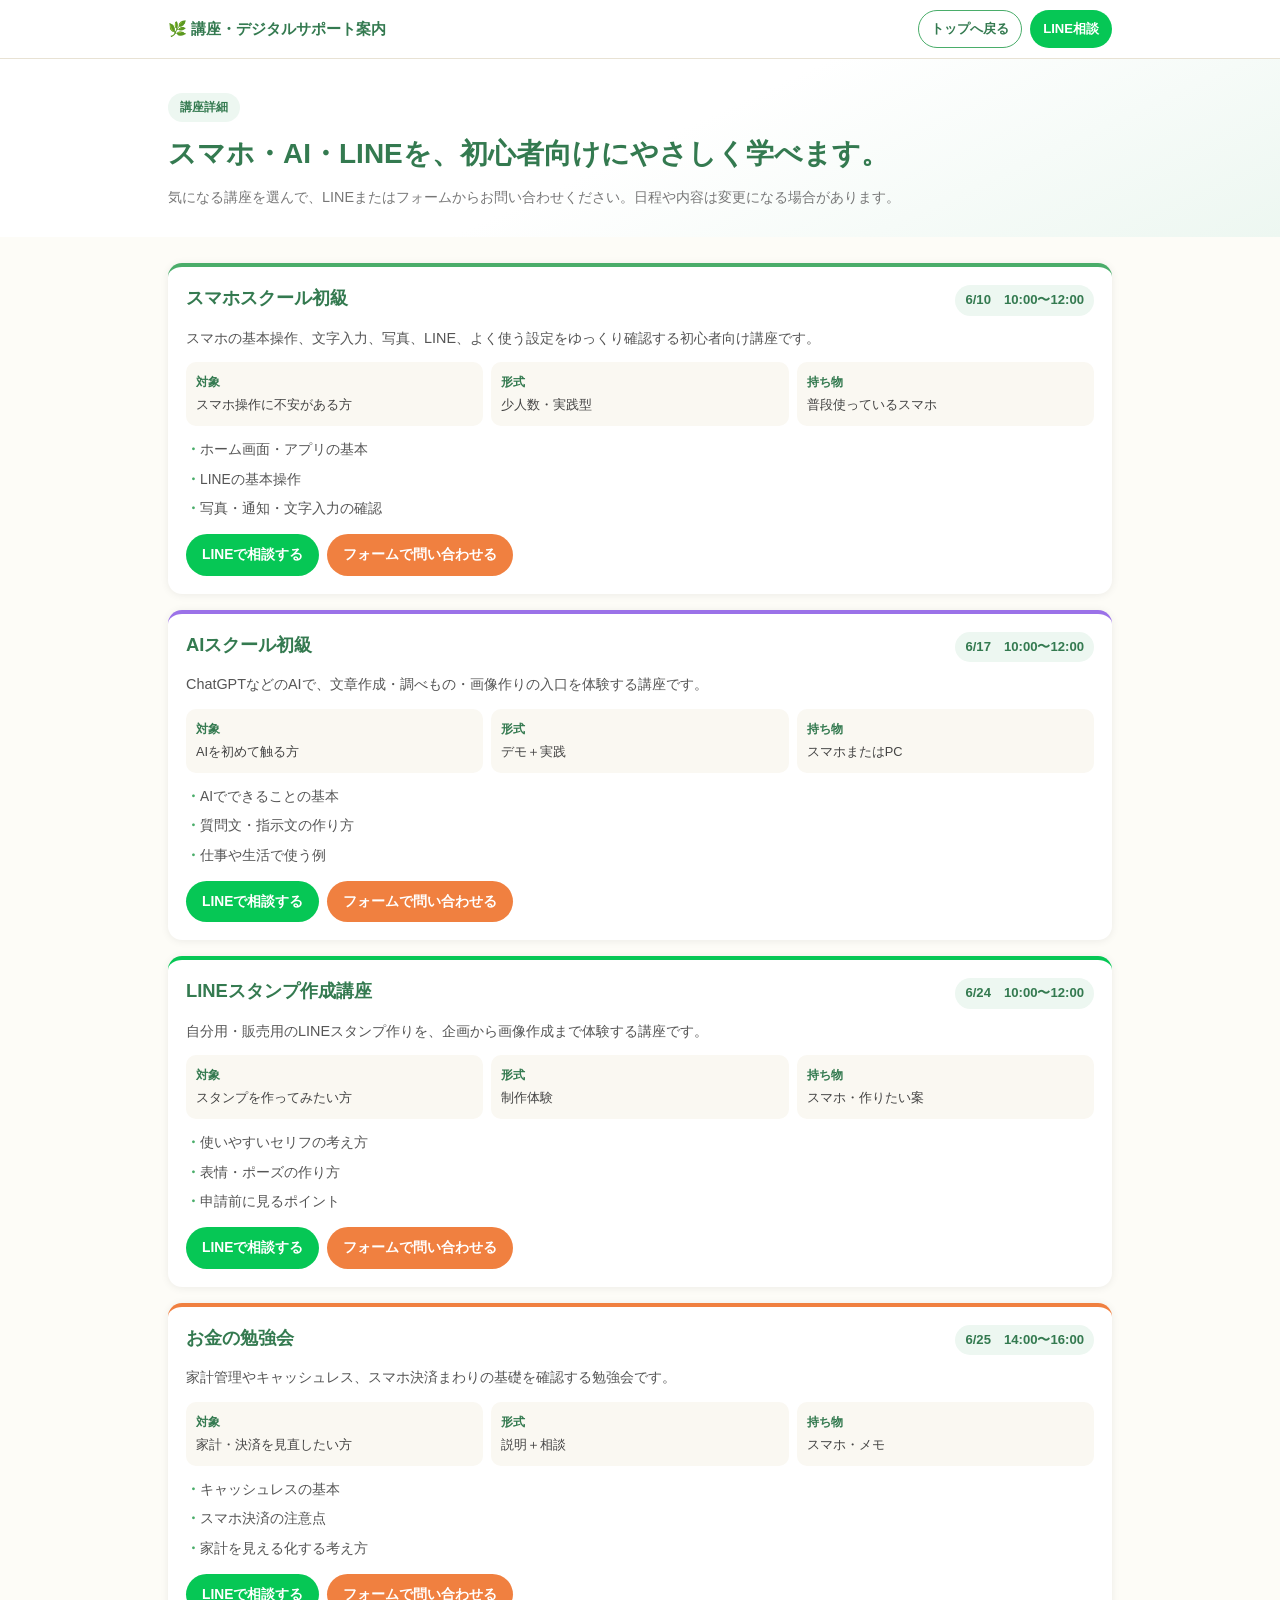
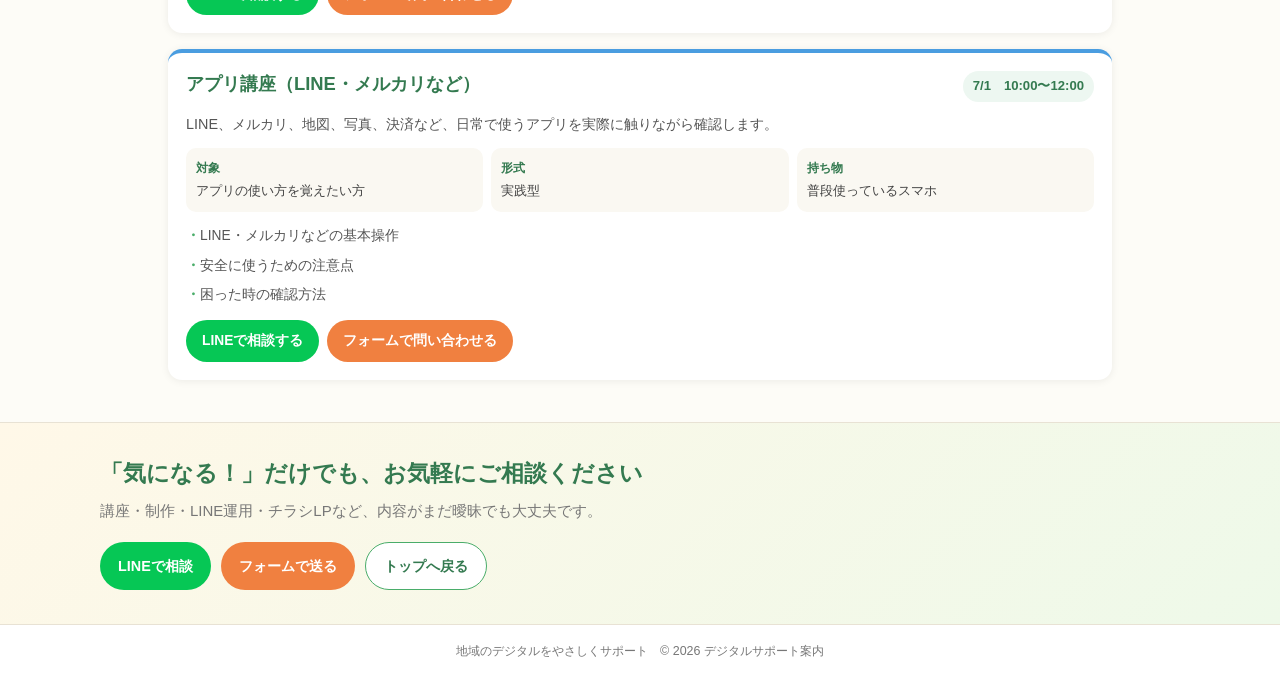
<file: courses.html>
<!DOCTYPE html>
<html lang="ja">
<head>
  <meta charset="UTF-8" />
  <meta name="viewport" content="width=device-width, initial-scale=1.0" />
  <title>講座詳細｜講座・デジタルサポート案内</title>
  <style>
    *, *::before, *::after { box-sizing: border-box; margin: 0; padding: 0; }
    html { scroll-behavior: smooth; }
    body {
      font-family: 'Hiragino Kaku Gothic ProN', 'Hiragino Sans', 'Meiryo', sans-serif;
      color: #444;
      background: #fdfcf7;
      line-height: 1.7;
      font-size: 15px;
    }
    a { text-decoration: none; color: inherit; }
    :root {
      --green-dark: #347a50;
      --green: #4aad6a;
      --green-light: #edf7f1;
      --orange: #f08040;
      --orange-light: #fff4eb;
      --cream: #faf8f2;
      --sand: #e8e2d4;
      --text-sub: #777;
      --white: #fff;
      --radius-card: 14px;
      --shadow-card: 0 1px 8px rgba(0,0,0,.07);
    }
    .container { max-width: 980px; margin: 0 auto; padding: 0 18px; }
    header {
      position: sticky;
      top: 0;
      z-index: 10;
      background: var(--white);
      border-bottom: 1px solid var(--sand);
    }
    .header-inner {
      height: 58px;
      display: flex;
      align-items: center;
      justify-content: space-between;
      gap: 12px;
    }
    .logo {
      font-weight: 800;
      color: var(--green-dark);
      font-size: .95rem;
      white-space: nowrap;
      overflow: hidden;
      text-overflow: ellipsis;
    }
    .header-actions { display: flex; align-items: center; gap: 8px; flex-shrink: 0; }
    .header-link {
      font-size: .82rem;
      color: var(--green-dark);
      border: 1px solid var(--green);
      border-radius: 999px;
      padding: 7px 12px;
      background: #fff;
      font-weight: 700;
    }
    .line-btn {
      background: #06c755;
      color: #fff;
      border-radius: 999px;
      padding: 8px 13px;
      font-weight: 700;
      font-size: .82rem;
    }
    .hero {
      background: linear-gradient(155deg, #fff 50%, var(--green-light) 100%);
      padding: 34px 0 28px;
    }
    .tag {
      display: inline-flex;
      background: var(--green-light);
      color: var(--green-dark);
      border-radius: 999px;
      padding: 4px 12px;
      font-size: .78rem;
      font-weight: 700;
      margin-bottom: 12px;
    }
    h1 {
      color: var(--green-dark);
      font-size: 1.75rem;
      line-height: 1.45;
      margin-bottom: 10px;
    }
    .lead {
      color: var(--text-sub);
      font-size: .9rem;
    }
    .section {
      padding: 26px 0;
    }
    .course-detail {
      background: var(--white);
      border-radius: var(--radius-card);
      box-shadow: var(--shadow-card);
      border-top: 4px solid var(--green);
      padding: 18px;
      margin-bottom: 16px;
    }
    .course-detail:nth-of-type(2) { border-top-color: #9b72e8; }
    .course-detail:nth-of-type(3) { border-top-color: #06c755; }
    .course-detail:nth-of-type(4) { border-top-color: var(--orange); }
    .course-detail:nth-of-type(5) { border-top-color: #4a9de0; }
    .course-head {
      display: flex;
      align-items: flex-start;
      justify-content: space-between;
      gap: 12px;
      margin-bottom: 10px;
    }
    .course-title {
      color: var(--green-dark);
      font-size: 1.15rem;
      font-weight: 800;
      line-height: 1.4;
    }
    .date {
      background: var(--green-light);
      color: var(--green-dark);
      border-radius: 999px;
      padding: 4px 10px;
      font-weight: 800;
      font-size: .82rem;
      white-space: nowrap;
    }
    .desc {
      color: #555;
      font-size: .9rem;
      margin-bottom: 12px;
    }
    .info-grid {
      display: grid;
      grid-template-columns: repeat(3, 1fr);
      gap: 8px;
      margin-bottom: 12px;
    }
    .info {
      background: var(--cream);
      border-radius: 10px;
      padding: 10px;
      font-size: .8rem;
    }
    .info b {
      display: block;
      color: var(--green-dark);
      font-size: .75rem;
      margin-bottom: 2px;
    }
    .list {
      display: grid;
      gap: 6px;
      margin: 12px 0;
      color: #555;
      font-size: .86rem;
    }
    .list span::before {
      content: "・";
      color: var(--green);
      font-weight: 800;
    }
    .buttons {
      display: flex;
      gap: 8px;
      flex-wrap: wrap;
      margin-top: 14px;
    }
    .btn {
      display: inline-flex;
      align-items: center;
      justify-content: center;
      border-radius: 999px;
      padding: 9px 16px;
      font-weight: 800;
      font-size: .86rem;
    }
    .btn-line { background: #06c755; color: #fff; }
    .btn-form { background: var(--orange); color: #fff; }
    .btn-back { background: #fff; border: 1px solid var(--green); color: var(--green-dark); }
    .note {
      background: var(--orange-light);
      border: 1px solid #f3c6a7;
      border-radius: var(--radius-card);
      padding: 14px;
      font-size: .85rem;
      color: #6d4a32;
      margin-top: 10px;
    }
    footer {
      text-align: center;
      border-top: 1px solid var(--sand);
      color: var(--text-sub);
      font-size: .78rem;
      padding: 16px;
      background: #fff;
    }
    @media (max-width: 700px) {
      .container { padding: 0 16px; }
      h1 { font-size: 1.45rem; }
      .hero { padding: 28px 0 22px; }
      .section { padding: 20px 0; }
      .course-detail { padding: 16px; }
      .course-head { flex-direction: column; gap: 6px; }
      .info-grid { grid-template-columns: 1fr; }
      .buttons { flex-direction: column; }
      .btn { width: 100%; }
      .header-actions .header-link { display: none; }
    }
  </style>

<style>
/* unified inquiry CTA */
.unified-cta {
  background: linear-gradient(135deg,#fff8e8,#eef9e9);
  border-top: 1px solid #e8e2d4;
  padding: 34px 18px;
}
.unified-cta-inner {
  max-width: 1080px;
  margin: 0 auto;
}
.unified-cta h2 {
  color: #347a50;
  font-size: 1.45rem;
  line-height: 1.45;
  margin: 0 0 8px;
  font-weight: 900;
}
.unified-cta p {
  color: #777;
  margin: 0 0 18px;
  line-height: 1.7;
}
.unified-cta-buttons {
  display: flex;
  gap: 10px;
  flex-wrap: wrap;
}
.unified-cta a {
  text-decoration: none;
}
.unified-btn {
  display: inline-flex;
  align-items: center;
  justify-content: center;
  border-radius: 999px;
  padding: 11px 18px;
  font-weight: 900;
  font-size: .9rem;
}
.unified-btn-line {
  background: #06c755;
  color: #fff;
}
.unified-btn-form {
  background: #f08040;
  color: #fff;
}
.unified-btn-back {
  background: #fff;
  color: #347a50;
  border: 1px solid #4aad6a;
}
@media(max-width:800px) {
  .unified-cta-buttons {
    flex-direction: column;
  }
  .unified-btn {
    width: 100%;
  }
}
</style>

</head>
<body>
  <header>
    <div class="container">
      <div class="header-inner">
        <a class="logo" href="index.html">🌿 講座・デジタルサポート案内</a>
        <div class="header-actions">
          <a class="header-link" href="index.html">トップへ戻る</a>
          <a class="line-btn" href="https://lin.ee/XrBzzdj" target="_blank" rel="noopener noreferrer">LINE相談</a>
        </div>
      </div>
    </div>
  </header>

  <main>
    <section class="hero">
      <div class="container">
        <div class="tag">講座詳細</div>
        <h1>スマホ・AI・LINEを、初心者向けにやさしく学べます。</h1>
        <p class="lead">気になる講座を選んで、LINEまたはフォームからお問い合わせください。日程や内容は変更になる場合があります。</p>
      </div>
    </section>

    <section class="section">
      <div class="container">

        <article id="smartphone" class="course-detail">
          <div class="course-head">
            <h2 class="course-title">スマホスクール初級</h2>
            <div class="date">6/10　10:00〜12:00</div>
          </div>
          <p class="desc">スマホの基本操作、文字入力、写真、LINE、よく使う設定をゆっくり確認する初心者向け講座です。</p>
          <div class="info-grid">
            <div class="info"><b>対象</b>スマホ操作に不安がある方</div>
            <div class="info"><b>形式</b>少人数・実践型</div>
            <div class="info"><b>持ち物</b>普段使っているスマホ</div>
          </div>
          <div class="list">
            <span>ホーム画面・アプリの基本</span>
            <span>LINEの基本操作</span>
            <span>写真・通知・文字入力の確認</span>
          </div>
          <div class="buttons">
            <a class="btn btn-line" href="https://lin.ee/XrBzzdj" target="_blank" rel="noopener noreferrer">LINEで相談する</a>
            <a class="btn btn-form" href="https://tally.so/r/rjY4BR" target="_blank" rel="noopener noreferrer">フォームで問い合わせる</a>
          </div>
        </article>

        <article id="ai" class="course-detail">
          <div class="course-head">
            <h2 class="course-title">AIスクール初級</h2>
            <div class="date">6/17　10:00〜12:00</div>
          </div>
          <p class="desc">ChatGPTなどのAIで、文章作成・調べもの・画像作りの入口を体験する講座です。</p>
          <div class="info-grid">
            <div class="info"><b>対象</b>AIを初めて触る方</div>
            <div class="info"><b>形式</b>デモ＋実践</div>
            <div class="info"><b>持ち物</b>スマホまたはPC</div>
          </div>
          <div class="list">
            <span>AIでできることの基本</span>
            <span>質問文・指示文の作り方</span>
            <span>仕事や生活で使う例</span>
          </div>
          <div class="buttons">
            <a class="btn btn-line" href="https://lin.ee/XrBzzdj" target="_blank" rel="noopener noreferrer">LINEで相談する</a>
            <a class="btn btn-form" href="https://tally.so/r/rjY4BR" target="_blank" rel="noopener noreferrer">フォームで問い合わせる</a>
          </div>
        </article>

        <article id="line-stamp" class="course-detail">
          <div class="course-head">
            <h2 class="course-title">LINEスタンプ作成講座</h2>
            <div class="date">6/24　10:00〜12:00</div>
          </div>
          <p class="desc">自分用・販売用のLINEスタンプ作りを、企画から画像作成まで体験する講座です。</p>
          <div class="info-grid">
            <div class="info"><b>対象</b>スタンプを作ってみたい方</div>
            <div class="info"><b>形式</b>制作体験</div>
            <div class="info"><b>持ち物</b>スマホ・作りたい案</div>
          </div>
          <div class="list">
            <span>使いやすいセリフの考え方</span>
            <span>表情・ポーズの作り方</span>
            <span>申請前に見るポイント</span>
          </div>
          <div class="buttons">
            <a class="btn btn-line" href="https://lin.ee/XrBzzdj" target="_blank" rel="noopener noreferrer">LINEで相談する</a>
            <a class="btn btn-form" href="https://tally.so/r/rjY4BR" target="_blank" rel="noopener noreferrer">フォームで問い合わせる</a>
          </div>
        </article>

        <article id="money" class="course-detail">
          <div class="course-head">
            <h2 class="course-title">お金の勉強会</h2>
            <div class="date">6/25　14:00〜16:00</div>
          </div>
          <p class="desc">家計管理やキャッシュレス、スマホ決済まわりの基礎を確認する勉強会です。</p>
          <div class="info-grid">
            <div class="info"><b>対象</b>家計・決済を見直したい方</div>
            <div class="info"><b>形式</b>説明＋相談</div>
            <div class="info"><b>持ち物</b>スマホ・メモ</div>
          </div>
          <div class="list">
            <span>キャッシュレスの基本</span>
            <span>スマホ決済の注意点</span>
            <span>家計を見える化する考え方</span>
          </div>
          <div class="buttons">
            <a class="btn btn-line" href="https://lin.ee/XrBzzdj" target="_blank" rel="noopener noreferrer">LINEで相談する</a>
            <a class="btn btn-form" href="https://tally.so/r/rjY4BR" target="_blank" rel="noopener noreferrer">フォームで問い合わせる</a>
          </div>
        </article>

        <article id="app" class="course-detail">
          <div class="course-head">
            <h2 class="course-title">アプリ講座（LINE・メルカリなど）</h2>
            <div class="date">7/1　10:00〜12:00</div>
          </div>
          <p class="desc">LINE、メルカリ、地図、写真、決済など、日常で使うアプリを実際に触りながら確認します。</p>
          <div class="info-grid">
            <div class="info"><b>対象</b>アプリの使い方を覚えたい方</div>
            <div class="info"><b>形式</b>実践型</div>
            <div class="info"><b>持ち物</b>普段使っているスマホ</div>
          </div>
          <div class="list">
            <span>LINE・メルカリなどの基本操作</span>
            <span>安全に使うための注意点</span>
            <span>困った時の確認方法</span>
          </div>
          <div class="buttons">
            <a class="btn btn-line" href="https://lin.ee/XrBzzdj" target="_blank" rel="noopener noreferrer">LINEで相談する</a>
            <a class="btn btn-form" href="https://tally.so/r/rjY4BR" target="_blank" rel="noopener noreferrer">フォームで問い合わせる</a>
          </div>
        </article>
</div>
    </section>
  
<section class="unified-cta">
  <div class="unified-cta-inner">
    <h2>「気になる！」だけでも、お気軽にご相談ください</h2>
    <p>講座・制作・LINE運用・チラシLPなど、内容がまだ曖昧でも大丈夫です。</p>
    <div class="unified-cta-buttons">
      <a class="unified-btn unified-btn-line" href="https://lin.ee/XrBzzdj" target="_blank" rel="noopener noreferrer">LINEで相談</a>
      <a class="unified-btn unified-btn-form" href="https://tally.so/r/rjY4BR" target="_blank" rel="noopener noreferrer">フォームで送る</a>
      <a class="unified-btn unified-btn-back" href="index.html">トップへ戻る</a>
    </div>
  </div>
</section>

</main>

  <footer>
    <p>地域のデジタルをやさしくサポート　&copy; 2026 デジタルサポート案内</p>
  </footer>
</body>
</html>
</file>
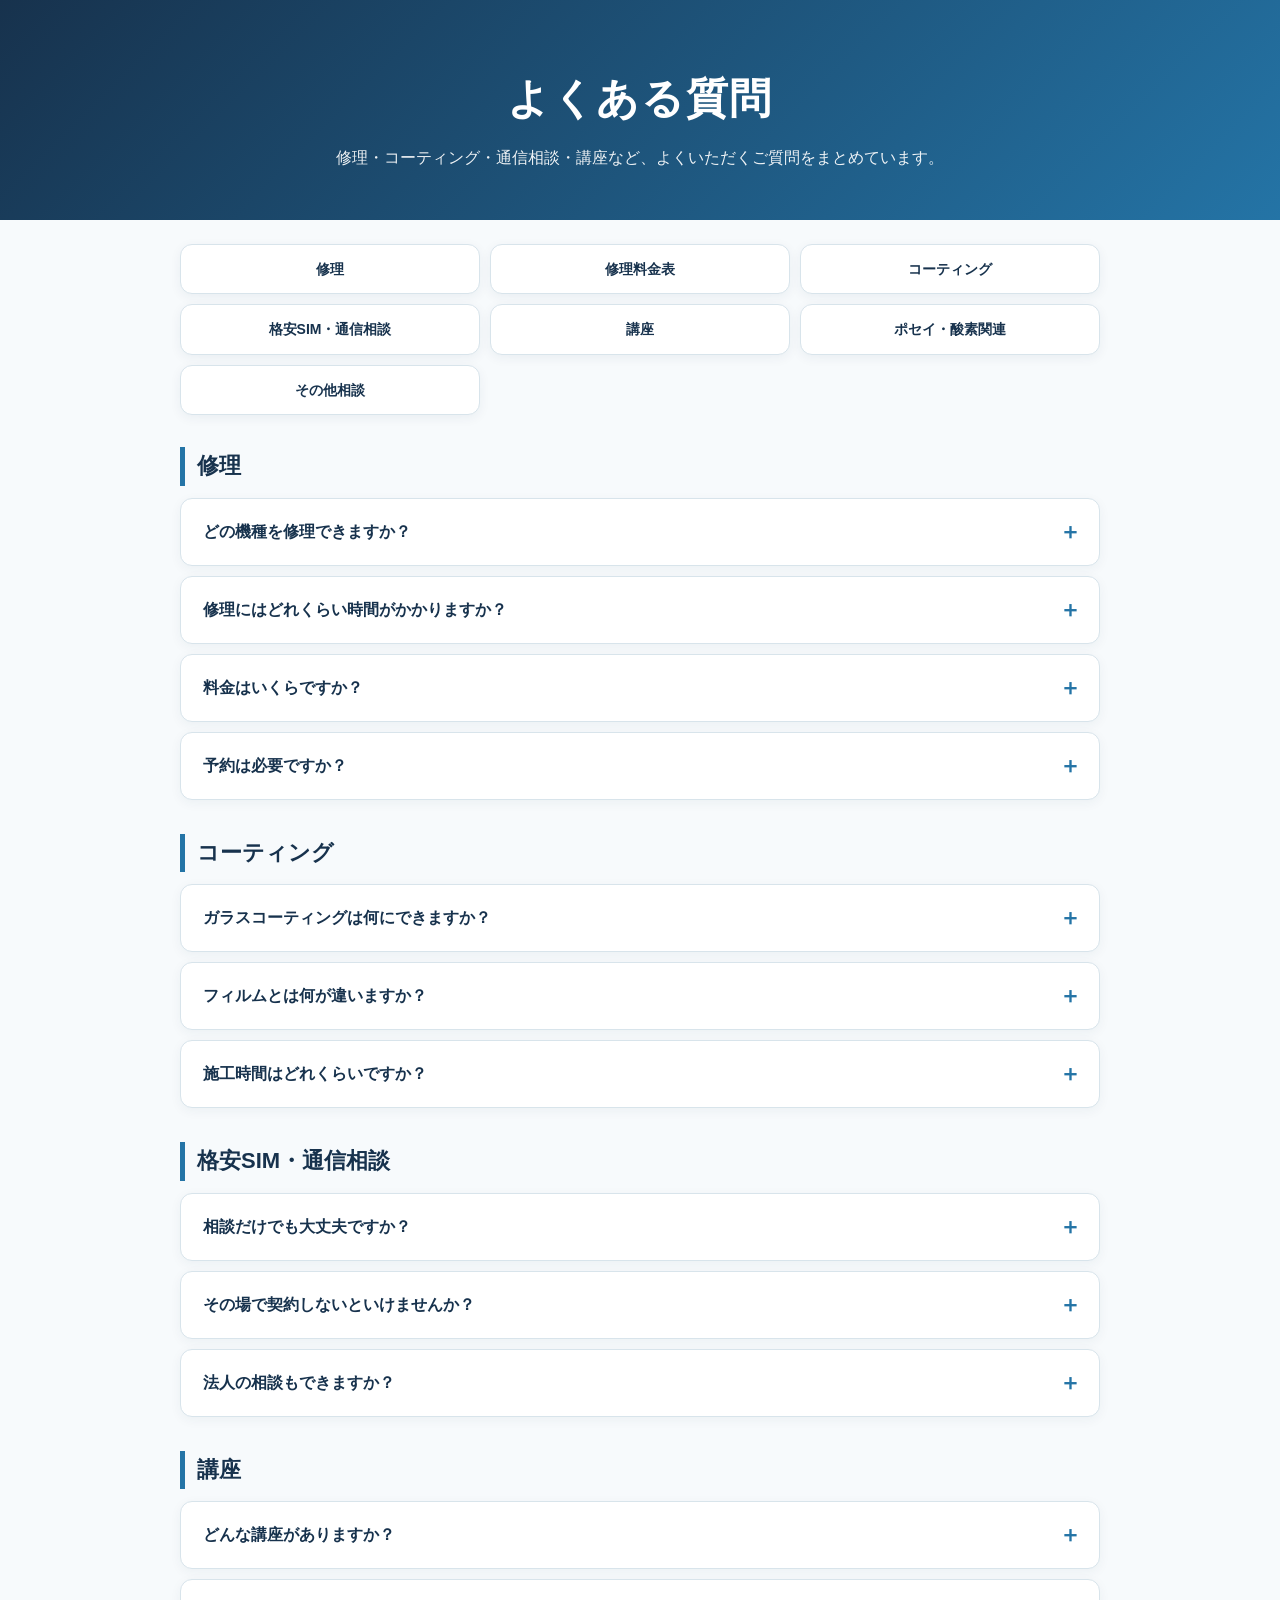
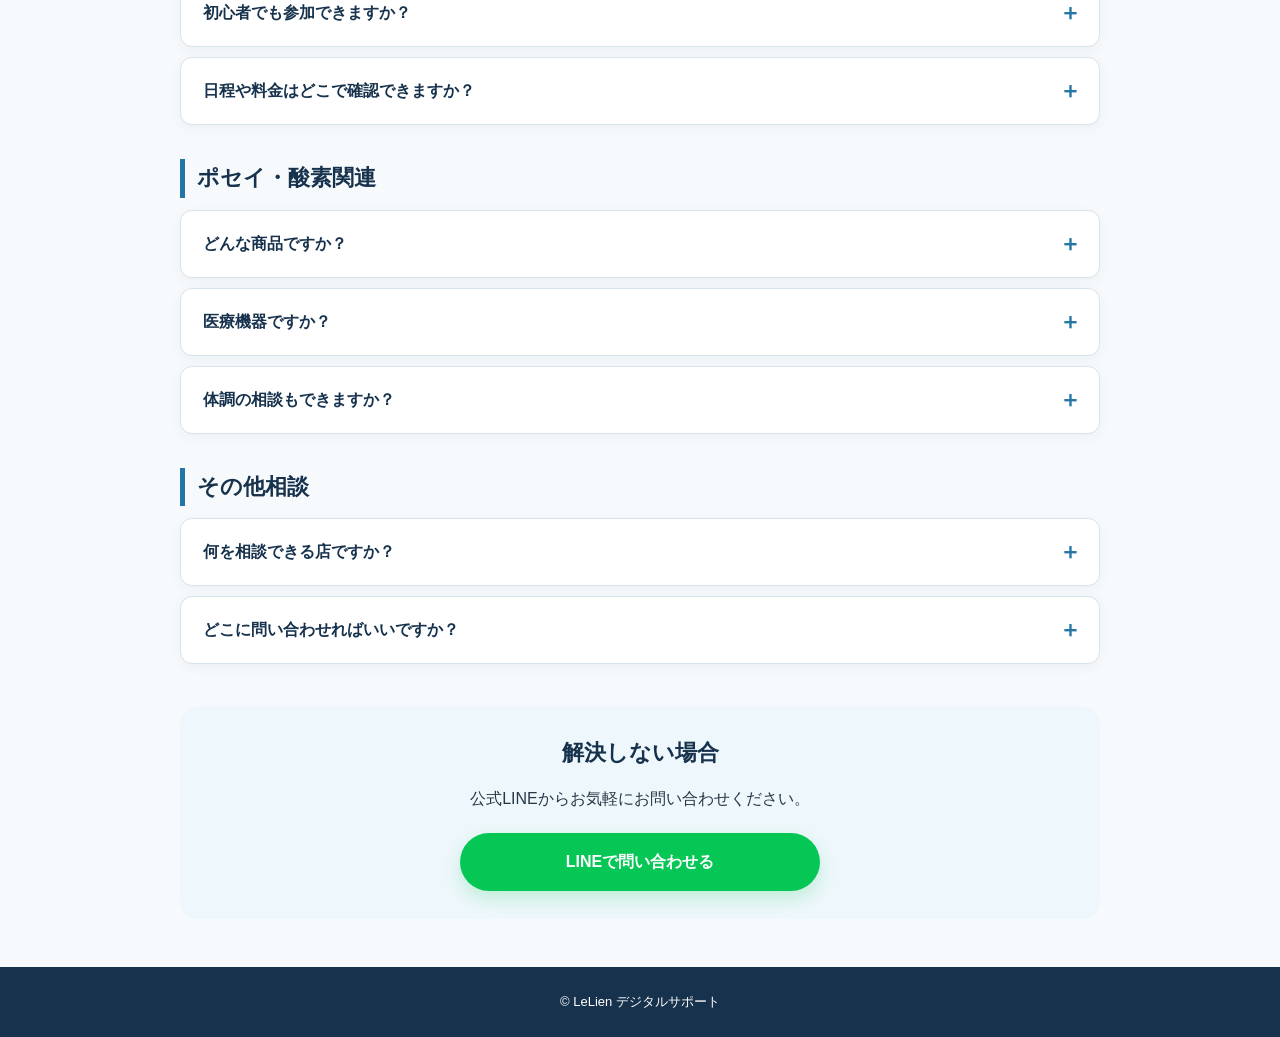
<file: faq.html>
<!doctype html>
<html lang="ja">
<head>
  <meta charset="utf-8">
  <meta name="viewport" content="width=device-width, initial-scale=1">
  <meta name="description" content="スマホ修理、コーティング、格安SIM・通信相談、講座、ポセイ・酸素関連についてのよくある質問です。">
  <title>よくある質問｜LeLien デジタルサポート</title>
  <style>
    :root {
      color-scheme: light;
      --navy: #17324d;
      --blue: #2474a6;
      --pale: #eef7fb;
      --line: #d8e4eb;
      --text: #263746;
      --muted: #647584;
      --white: #fff;
      --green: #06c755;
    }

    * { box-sizing: border-box; }

    html { scroll-behavior: smooth; }

    body {
      margin: 0;
      background: #f7fafc;
      color: var(--text);
      font-family: -apple-system, BlinkMacSystemFont, "Hiragino Kaku Gothic ProN",
        "Yu Gothic", "Meiryo", sans-serif;
      line-height: 1.75;
    }

    a { color: inherit; }

    .hero {
      padding: 48px 20px 38px;
      background: linear-gradient(135deg, var(--navy), var(--blue));
      color: var(--white);
      text-align: center;
    }

    .hero p {
      margin: 8px auto 0;
      max-width: 680px;
      opacity: .92;
    }

    h1 {
      margin: 0;
      font-size: clamp(28px, 7vw, 42px);
      letter-spacing: .04em;
    }

    .wrap {
      width: min(920px, calc(100% - 32px));
      margin: 0 auto;
    }

    .category-nav {
      display: grid;
      grid-template-columns: repeat(2, minmax(0, 1fr));
      gap: 10px;
      margin: 24px auto 32px;
    }

    .category-nav a {
      padding: 12px 8px;
      border: 1px solid var(--line);
      border-radius: 12px;
      background: var(--white);
      color: var(--navy);
      font-size: 14px;
      font-weight: 700;
      text-align: center;
      text-decoration: none;
      box-shadow: 0 3px 12px rgb(23 50 77 / 6%);
    }

    .faq-section {
      scroll-margin-top: 16px;
      margin-bottom: 34px;
    }

    h2 {
      margin: 0 0 12px;
      padding-left: 12px;
      border-left: 5px solid var(--blue);
      color: var(--navy);
      font-size: 22px;
    }

    details {
      overflow: hidden;
      margin-bottom: 10px;
      border: 1px solid var(--line);
      border-radius: 12px;
      background: var(--white);
      box-shadow: 0 3px 12px rgb(23 50 77 / 5%);
    }

    summary {
      position: relative;
      padding: 17px 48px 17px 18px;
      cursor: pointer;
      color: var(--navy);
      font-weight: 700;
      list-style: none;
    }

    summary::-webkit-details-marker { display: none; }

    summary::after {
      position: absolute;
      top: 50%;
      right: 18px;
      content: "＋";
      color: var(--blue);
      font-size: 22px;
      transform: translateY(-50%);
    }

    details[open] summary::after { content: "−"; }

    .answer {
      margin: 0;
      padding: 0 18px 18px;
      color: var(--text);
    }

    .answer::before {
      margin-right: 7px;
      color: var(--blue);
      content: "A.";
      font-weight: 800;
    }

    .contact {
      margin: 42px 0 48px;
      padding: 28px 20px;
      border-radius: 18px;
      background: var(--pale);
      text-align: center;
    }

    .contact h2 {
      padding: 0;
      border: 0;
    }

    .contact p { margin: 8px 0 20px; }

    .line-button {
      display: inline-block;
      width: min(100%, 360px);
      padding: 15px 20px;
      border-radius: 999px;
      background: var(--green);
      color: var(--white);
      font-weight: 800;
      text-decoration: none;
      box-shadow: 0 8px 18px rgb(6 199 85 / 20%);
    }

    footer {
      padding: 24px 16px;
      background: var(--navy);
      color: var(--white);
      font-size: 13px;
      text-align: center;
    }

    footer p { margin: 0; }

    @media (min-width: 700px) {
      .category-nav { grid-template-columns: repeat(3, minmax(0, 1fr)); }
      .hero { padding-block: 62px 48px; }
      summary { padding: 19px 52px 19px 22px; }
      .answer { padding: 0 22px 20px; }
    }
  </style>
</head>
<body>
  <header class="hero">
    <h1>よくある質問</h1>
    <p>修理・コーティング・通信相談・講座など、よくいただくご質問をまとめています。</p>
  </header>

  <main class="wrap">
    <nav class="category-nav" aria-label="FAQカテゴリー">
      <a href="#repair">修理</a>
      <a href="repair-prices.html">修理料金表</a>
      <a href="#coating">コーティング</a>
      <a href="#sim">格安SIM・通信相談</a>
      <a href="#lesson">講座</a>
      <a href="#oxygen">ポセイ・酸素関連</a>
      <a href="#other">その他相談</a>
    </nav>

    <section class="faq-section" id="repair">
      <h2>修理</h2>
      <details>
        <summary>どの機種を修理できますか？</summary>
        <p class="answer">現在はiPhoneを中心に対応しています。Androidは機種によって対応できないため、事前にご相談ください。</p>
      </details>
      <details>
        <summary>修理にはどれくらい時間がかかりますか？</summary>
        <p class="answer">修理内容や部品の在庫状況によって異なります。機種名と症状をLINEで送っていただければ、目安をご案内します。</p>
      </details>
      <details>
        <summary>料金はいくらですか？</summary>
        <p class="answer">機種と修理内容によって異なります。<a href="repair-prices.html">iPhone修理料金表</a>をご確認いただくか、LINEから機種名と症状をお送りください。</p>
      </details>
      <details>
        <summary>予約は必要ですか？</summary>
        <p class="answer">部品確認のため、事前予約をおすすめしています。</p>
      </details>
    </section>

    <section class="faq-section" id="coating">
      <h2>コーティング</h2>
      <details>
        <summary>ガラスコーティングは何にできますか？</summary>
        <p class="answer">スマートフォン、タブレットなどに対応しています。素材や状態によって施工できない場合があります。</p>
      </details>
      <details>
        <summary>フィルムとは何が違いますか？</summary>
        <p class="answer">表面に液剤を施工するため、見た目や操作感を変えにくいのが特徴です。</p>
      </details>
      <details>
        <summary>施工時間はどれくらいですか？</summary>
        <p class="answer">端末や施工範囲によって異なるため、事前にお問い合わせください。</p>
      </details>
    </section>

    <section class="faq-section" id="sim">
      <h2>格安SIM・通信相談</h2>
      <details>
        <summary>相談だけでも大丈夫ですか？</summary>
        <p class="answer">大丈夫です。現在の料金や使い方を確認し、合う方法があるかご案内します。</p>
      </details>
      <details>
        <summary>その場で契約しないといけませんか？</summary>
        <p class="answer">相談だけでも問題ありません。詳しい説明や契約は担当者へ引き継ぎます。</p>
      </details>
      <details>
        <summary>法人の相談もできますか？</summary>
        <p class="answer">個人・法人どちらも対応しています。</p>
      </details>
    </section>

    <section class="faq-section" id="lesson">
      <h2>講座</h2>
      <details>
        <summary>どんな講座がありますか？</summary>
        <p class="answer">スマホ操作、AI初級、生成AI、LINE、メルカリ、キャッシュレスなどがあります。</p>
      </details>
      <details>
        <summary>初心者でも参加できますか？</summary>
        <p class="answer">初心者向けの内容から用意しています。</p>
      </details>
      <details>
        <summary>日程や料金はどこで確認できますか？</summary>
        <p class="answer">LINEで最新の日程と料金をご案内します。</p>
      </details>
    </section>

    <section class="faq-section" id="oxygen">
      <h2>ポセイ・酸素関連</h2>
      <details>
        <summary>どんな商品ですか？</summary>
        <p class="answer">携帯できる酸素関連商品です。詳しい特徴や使い方は担当者から説明します。</p>
      </details>
      <details>
        <summary>医療機器ですか？</summary>
        <p class="answer">商品の区分や使用上の注意を含め、詳しい内容は担当者へご確認ください。</p>
      </details>
      <details>
        <summary>体調の相談もできますか？</summary>
        <p class="answer">診断や治療の案内はできません。商品の一般的な説明のみ行います。</p>
      </details>
    </section>

    <section class="faq-section" id="other">
      <h2>その他相談</h2>
      <details>
        <summary>何を相談できる店ですか？</summary>
        <p class="answer">スマホ修理、コーティング、通信、スマホやAIの講座、店内取扱商品の相談ができます。</p>
      </details>
      <details>
        <summary>どこに問い合わせればいいですか？</summary>
        <p class="answer">まずは公式LINEからお問い合わせください。内容に応じて担当者へおつなぎします。</p>
      </details>
    </section>

    <section class="contact" aria-labelledby="contact-title">
      <h2 id="contact-title">解決しない場合</h2>
      <p>公式LINEからお気軽にお問い合わせください。</p>
      <a class="line-button" href="https://lin.ee/64OitiY">LINEで問い合わせる</a>
    </section>
  </main>

  <footer>
    <p>&copy; LeLien デジタルサポート</p>
  </footer>
</body>
</html>
</file>
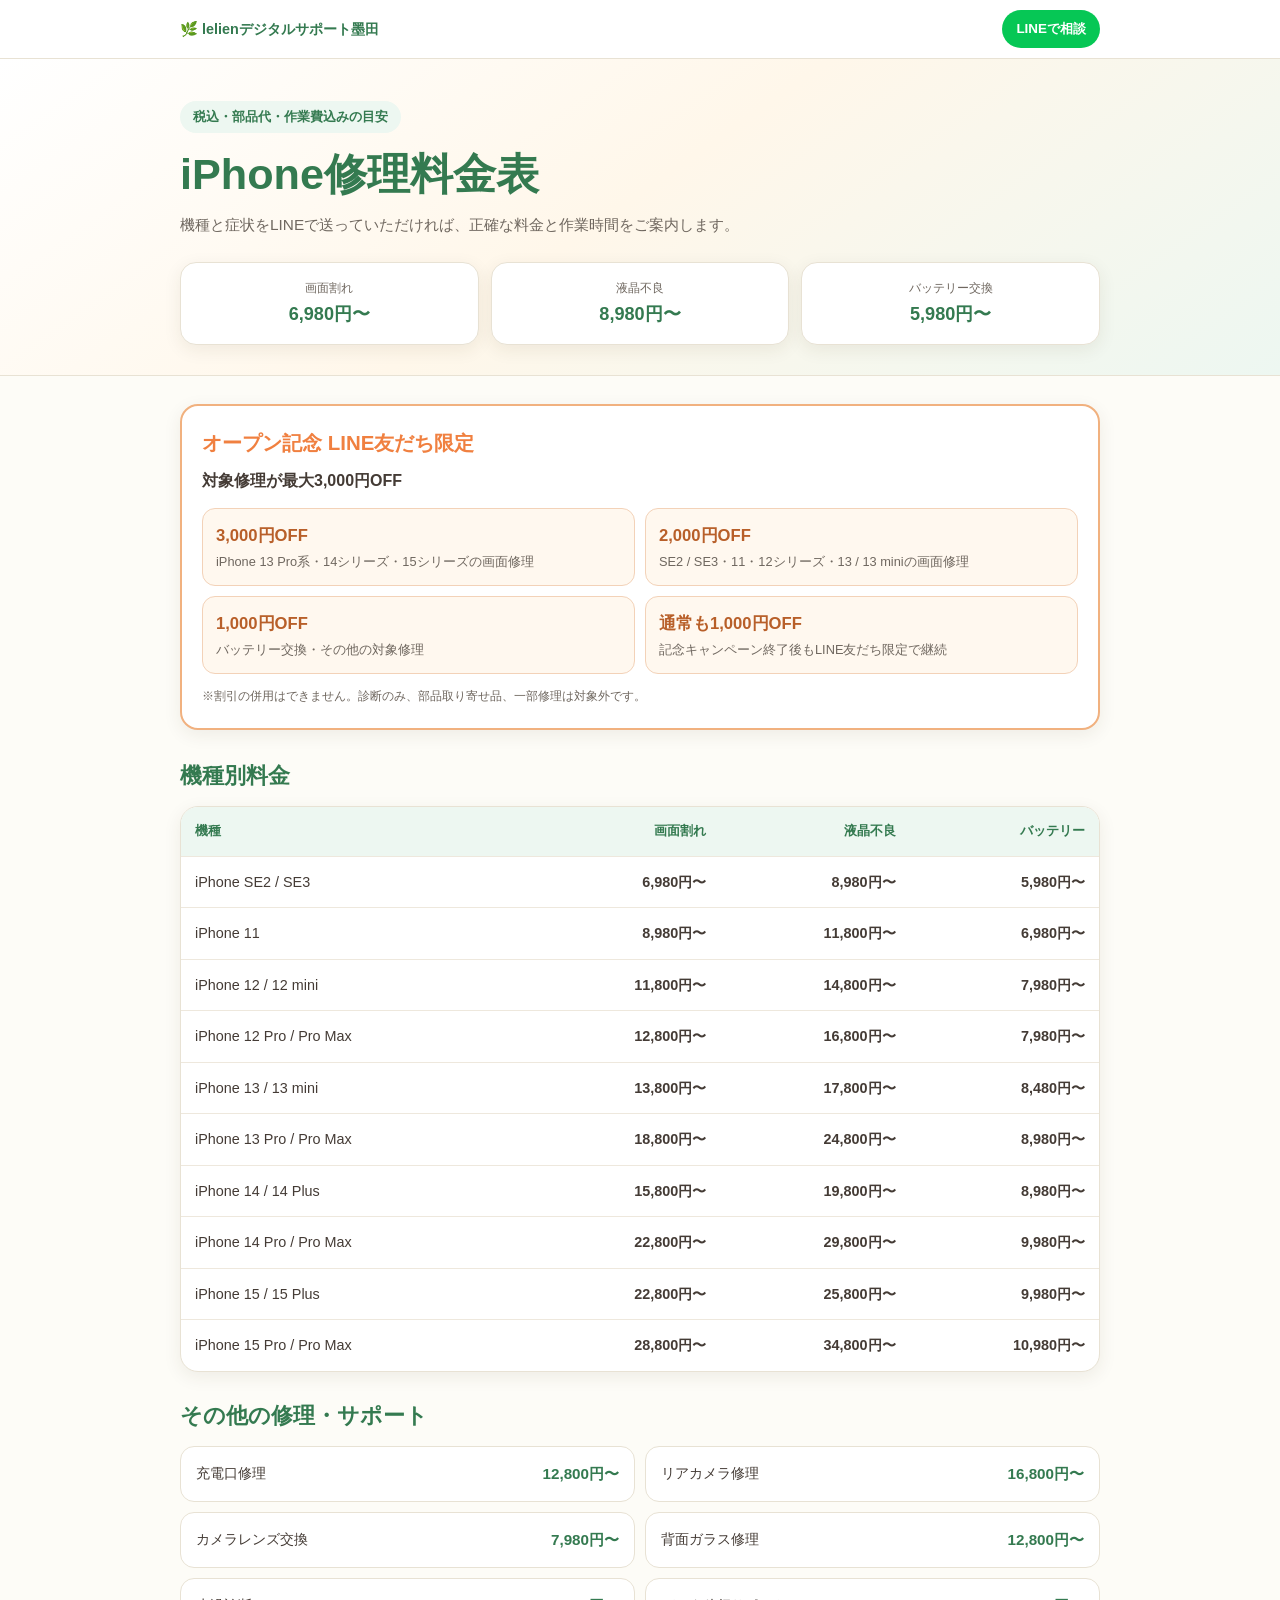
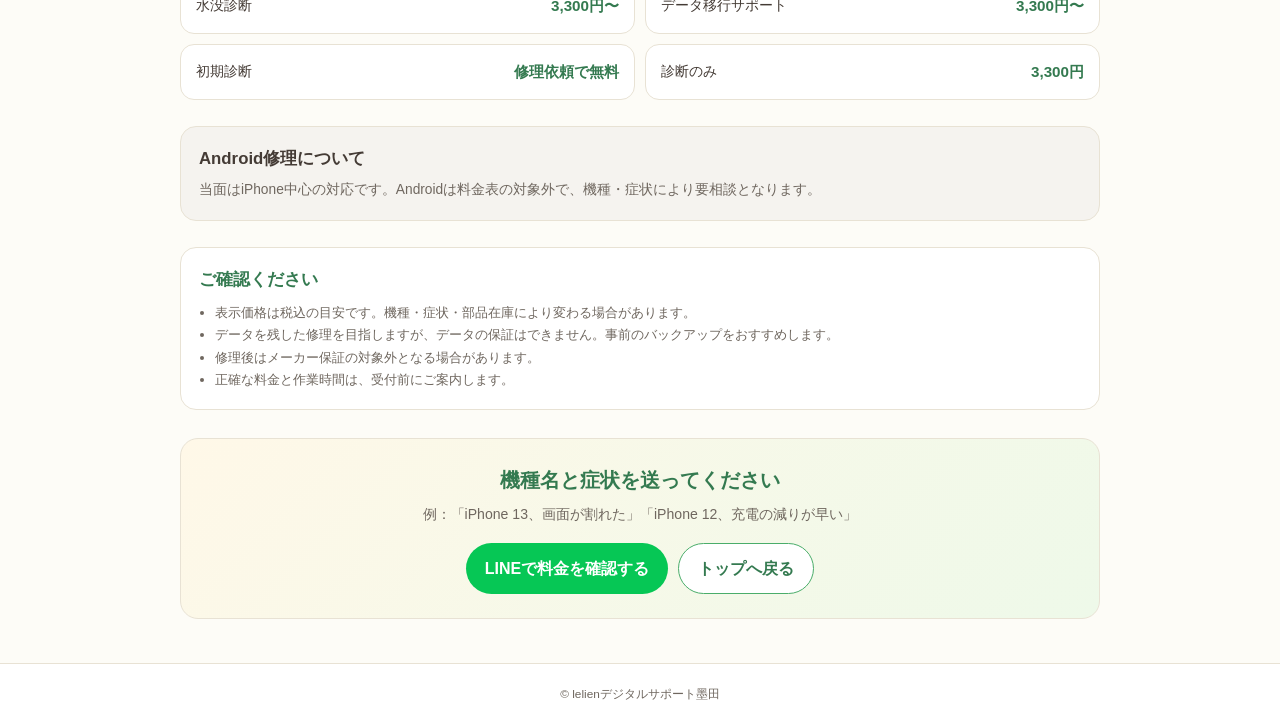
<file: repair-prices.html>
<!DOCTYPE html>
<html lang="ja">
<head>
  <meta charset="UTF-8">
  <meta name="viewport" content="width=device-width, initial-scale=1.0">
  <meta name="description" content="lelienデジタルサポート墨田のiPhone修理料金表。画面修理、バッテリー交換などの料金目安をご案内します。">
  <title>iPhone修理料金表｜lelienデジタルサポート墨田</title>
  <style>
    *{box-sizing:border-box}
    :root{--green:#4aad6a;--green-dark:#347a50;--orange:#f08040;--cream:#fdfcf7;--sand:#e8e2d4;--text:#443b35;--sub:#6f675f;--line:#06c755;--white:#fff;--shadow:0 5px 18px rgba(70,50,30,.08)}
    html{scroll-behavior:smooth;max-width:100%;overflow-x:hidden}
    body{width:100%;max-width:100%;margin:0;font-family:"Hiragino Kaku Gothic ProN","Hiragino Sans","Meiryo",sans-serif;background:var(--cream);color:var(--text);line-height:1.7;overflow-x:hidden}
    a{color:inherit;text-decoration:none}
    .container{width:calc(100% - 32px);max-width:920px;min-width:0;margin:auto}
    header{position:sticky;top:0;z-index:20;background:rgba(255,255,255,.96);border-bottom:1px solid var(--sand);backdrop-filter:blur(8px)}
    .header-inner{min-height:58px;display:flex;align-items:center;justify-content:space-between;gap:12px}
    .logo{min-width:0;overflow:hidden;text-overflow:ellipsis;white-space:nowrap;font-size:.9rem;font-weight:900;color:var(--green-dark)}
    .header-line{display:inline-flex;flex-shrink:0;align-items:center;justify-content:center;padding:8px 14px;border-radius:999px;background:var(--line);color:#fff;font-size:.84rem;font-weight:900;white-space:nowrap}
    .hero{padding:42px 0 30px;background:linear-gradient(145deg,#fff 0%,#fff7ea 48%,#edf7f1 100%);border-bottom:1px solid var(--sand)}
    .eyebrow{display:inline-flex;padding:5px 13px;border-radius:999px;background:#edf7f1;color:var(--green-dark);font-size:.82rem;font-weight:900}
    h1{margin:12px 0 8px;color:var(--green-dark);font-size:clamp(1.8rem,6vw,2.7rem);line-height:1.35}
    .lead{margin:0;color:var(--sub);font-size:.96rem}
    .price-summary{display:grid;grid-template-columns:repeat(3,1fr);gap:12px;margin:24px 0 0}
    .summary-card{padding:15px 12px;background:#fff;border:1px solid var(--sand);border-radius:16px;box-shadow:var(--shadow);text-align:center}
    .summary-card span{display:block;color:var(--sub);font-size:.77rem}
    .summary-card strong{display:block;color:var(--green-dark);font-size:1.13rem}
    main{padding:28px 0 44px}
    .campaign{margin-bottom:28px;padding:20px;background:#fff;border:2px solid #f1b17f;border-radius:18px;box-shadow:var(--shadow)}
    .campaign h2{margin:0 0 6px;color:var(--orange);font-size:1.28rem}
    .campaign-lead{margin:0 0 14px;font-weight:900}
    .discount-grid{display:grid;grid-template-columns:1fr 1fr;gap:10px}
    .discount-card{padding:13px;border-radius:13px;background:#fff8ef;border:1px solid #f3d2b8}
    .discount-card strong{display:block;color:#b85f29;font-size:1.04rem}
    .discount-card span{display:block;color:var(--sub);font-size:.8rem}
    .campaign-note{margin:12px 0 0;color:var(--sub);font-size:.78rem}
    .section-title{margin:0 0 12px;color:var(--green-dark);font-size:1.35rem}
    .table-card{width:100%;max-width:100%;min-width:0;overflow:hidden;margin-bottom:26px;background:#fff;border:1px solid var(--sand);border-radius:18px;box-shadow:var(--shadow)}
    .table-scroll{width:100%;max-width:100%;overflow-x:auto}
    table{width:100%;border-collapse:collapse;white-space:nowrap}
    th,td{padding:13px 14px;border-bottom:1px solid #eee8dd;text-align:right;font-size:.9rem}
    th:first-child,td:first-child{text-align:left}
    thead th{background:#edf7f1;color:var(--green-dark);font-size:.82rem}
    tbody tr:last-child td{border-bottom:0}
    td:not(:first-child){font-weight:800}
    .other-grid{display:grid;grid-template-columns:repeat(2,1fr);gap:10px;margin-bottom:26px}
    .other-card{display:flex;align-items:center;justify-content:space-between;gap:12px;padding:14px 15px;background:#fff;border:1px solid var(--sand);border-radius:14px}
    .other-card span{font-size:.88rem}
    .other-card strong{color:var(--green-dark);font-size:.95rem;white-space:nowrap}
    .android{margin-bottom:26px;padding:18px;background:#f5f3ef;border:1px solid var(--sand);border-radius:16px}
    .android h2{margin:0 0 5px;font-size:1.05rem}
    .android p{margin:0;color:var(--sub);font-size:.86rem}
    .notes{margin-bottom:28px;padding:18px;background:#fff;border:1px solid var(--sand);border-radius:16px}
    .notes h2{margin:0 0 8px;color:var(--green-dark);font-size:1.05rem}
    .notes ul{margin:0;padding-left:1.25em;color:var(--sub);font-size:.82rem}
    .cta{padding:24px 20px;background:linear-gradient(135deg,#fff8e8,#eef9e9);border:1px solid var(--sand);border-radius:18px;text-align:center}
    .cta h2{margin:0 0 6px;color:var(--green-dark);font-size:1.25rem}
    .cta p{margin:0 0 16px;color:var(--sub);font-size:.88rem}
    .cta-buttons{display:flex;justify-content:center;gap:10px;flex-wrap:wrap}
    .btn{display:inline-flex;align-items:center;justify-content:center;min-height:46px;padding:11px 19px;border-radius:999px;font-weight:900}
    .btn-line{background:var(--line);color:#fff}
    .btn-back{background:#fff;color:var(--green-dark);border:1px solid var(--green)}
    footer{padding:20px 16px;background:#fff;border-top:1px solid var(--sand);color:var(--sub);text-align:center;font-size:.74rem}
    @media(max-width:640px){
      .container{width:calc(100% - 24px)}
      .hero{padding:30px 0 24px}
      .price-summary{grid-template-columns:1fr;gap:8px}
      .summary-card{display:flex;align-items:center;justify-content:space-between;text-align:left}
      .discount-grid,.other-grid{grid-template-columns:1fr}
      .campaign{padding:17px}
      th,td{padding:12px 11px;font-size:.82rem}
      .cta-buttons{flex-direction:column}
      .btn{width:100%}
    }
  </style>
</head>
<body>
  <header>
    <div class="container header-inner">
      <a class="logo" href="index.html">🌿 lelienデジタルサポート墨田</a>
      <a class="header-line" href="https://lin.ee/64OitiY" target="_blank" rel="noopener noreferrer">LINEで相談</a>
    </div>
  </header>

  <section class="hero">
    <div class="container">
      <span class="eyebrow">税込・部品代・作業費込みの目安</span>
      <h1>iPhone修理料金表</h1>
      <p class="lead">機種と症状をLINEで送っていただければ、正確な料金と作業時間をご案内します。</p>
      <div class="price-summary">
        <div class="summary-card"><span>画面割れ</span><strong>6,980円〜</strong></div>
        <div class="summary-card"><span>液晶不良</span><strong>8,980円〜</strong></div>
        <div class="summary-card"><span>バッテリー交換</span><strong>5,980円〜</strong></div>
      </div>
    </div>
  </section>

  <main>
    <div class="container">
      <section class="campaign" aria-labelledby="campaign-title">
        <h2 id="campaign-title">オープン記念 LINE友だち限定</h2>
        <p class="campaign-lead">対象修理が最大3,000円OFF</p>
        <div class="discount-grid">
          <div class="discount-card">
            <strong>3,000円OFF</strong>
            <span>iPhone 13 Pro系・14シリーズ・15シリーズの画面修理</span>
          </div>
          <div class="discount-card">
            <strong>2,000円OFF</strong>
            <span>SE2 / SE3・11・12シリーズ・13 / 13 miniの画面修理</span>
          </div>
          <div class="discount-card">
            <strong>1,000円OFF</strong>
            <span>バッテリー交換・その他の対象修理</span>
          </div>
          <div class="discount-card">
            <strong>通常も1,000円OFF</strong>
            <span>記念キャンペーン終了後もLINE友だち限定で継続</span>
          </div>
        </div>
        <p class="campaign-note">※割引の併用はできません。診断のみ、部品取り寄せ品、一部修理は対象外です。</p>
      </section>

      <section aria-labelledby="iphone-price-title">
        <h2 class="section-title" id="iphone-price-title">機種別料金</h2>
        <div class="table-card">
          <div class="table-scroll">
            <table>
              <thead>
                <tr><th>機種</th><th>画面割れ</th><th>液晶不良</th><th>バッテリー</th></tr>
              </thead>
              <tbody>
                <tr><td>iPhone SE2 / SE3</td><td>6,980円〜</td><td>8,980円〜</td><td>5,980円〜</td></tr>
                <tr><td>iPhone 11</td><td>8,980円〜</td><td>11,800円〜</td><td>6,980円〜</td></tr>
                <tr><td>iPhone 12 / 12 mini</td><td>11,800円〜</td><td>14,800円〜</td><td>7,980円〜</td></tr>
                <tr><td>iPhone 12 Pro / Pro Max</td><td>12,800円〜</td><td>16,800円〜</td><td>7,980円〜</td></tr>
                <tr><td>iPhone 13 / 13 mini</td><td>13,800円〜</td><td>17,800円〜</td><td>8,480円〜</td></tr>
                <tr><td>iPhone 13 Pro / Pro Max</td><td>18,800円〜</td><td>24,800円〜</td><td>8,980円〜</td></tr>
                <tr><td>iPhone 14 / 14 Plus</td><td>15,800円〜</td><td>19,800円〜</td><td>8,980円〜</td></tr>
                <tr><td>iPhone 14 Pro / Pro Max</td><td>22,800円〜</td><td>29,800円〜</td><td>9,980円〜</td></tr>
                <tr><td>iPhone 15 / 15 Plus</td><td>22,800円〜</td><td>25,800円〜</td><td>9,980円〜</td></tr>
                <tr><td>iPhone 15 Pro / Pro Max</td><td>28,800円〜</td><td>34,800円〜</td><td>10,980円〜</td></tr>
              </tbody>
            </table>
          </div>
        </div>
      </section>

      <section aria-labelledby="other-price-title">
        <h2 class="section-title" id="other-price-title">その他の修理・サポート</h2>
        <div class="other-grid">
          <div class="other-card"><span>充電口修理</span><strong>12,800円〜</strong></div>
          <div class="other-card"><span>リアカメラ修理</span><strong>16,800円〜</strong></div>
          <div class="other-card"><span>カメラレンズ交換</span><strong>7,980円〜</strong></div>
          <div class="other-card"><span>背面ガラス修理</span><strong>12,800円〜</strong></div>
          <div class="other-card"><span>水没診断</span><strong>3,300円〜</strong></div>
          <div class="other-card"><span>データ移行サポート</span><strong>3,300円〜</strong></div>
          <div class="other-card"><span>初期診断</span><strong>修理依頼で無料</strong></div>
          <div class="other-card"><span>診断のみ</span><strong>3,300円</strong></div>
        </div>
      </section>

      <section class="android" aria-labelledby="android-title">
        <h2 id="android-title">Android修理について</h2>
        <p>当面はiPhone中心の対応です。Androidは料金表の対象外で、機種・症状により要相談となります。</p>
      </section>

      <section class="notes" aria-labelledby="notes-title">
        <h2 id="notes-title">ご確認ください</h2>
        <ul>
          <li>表示価格は税込の目安です。機種・症状・部品在庫により変わる場合があります。</li>
          <li>データを残した修理を目指しますが、データの保証はできません。事前のバックアップをおすすめします。</li>
          <li>修理後はメーカー保証の対象外となる場合があります。</li>
          <li>正確な料金と作業時間は、受付前にご案内します。</li>
        </ul>
      </section>

      <section class="cta">
        <h2>機種名と症状を送ってください</h2>
        <p>例：「iPhone 13、画面が割れた」「iPhone 12、充電の減りが早い」</p>
        <div class="cta-buttons">
          <a class="btn btn-line" href="https://lin.ee/64OitiY" target="_blank" rel="noopener noreferrer">LINEで料金を確認する</a>
          <a class="btn btn-back" href="index.html">トップへ戻る</a>
        </div>
      </section>
    </div>
  </main>

  <footer>© lelienデジタルサポート墨田</footer>
</body>
</html>
</file>
